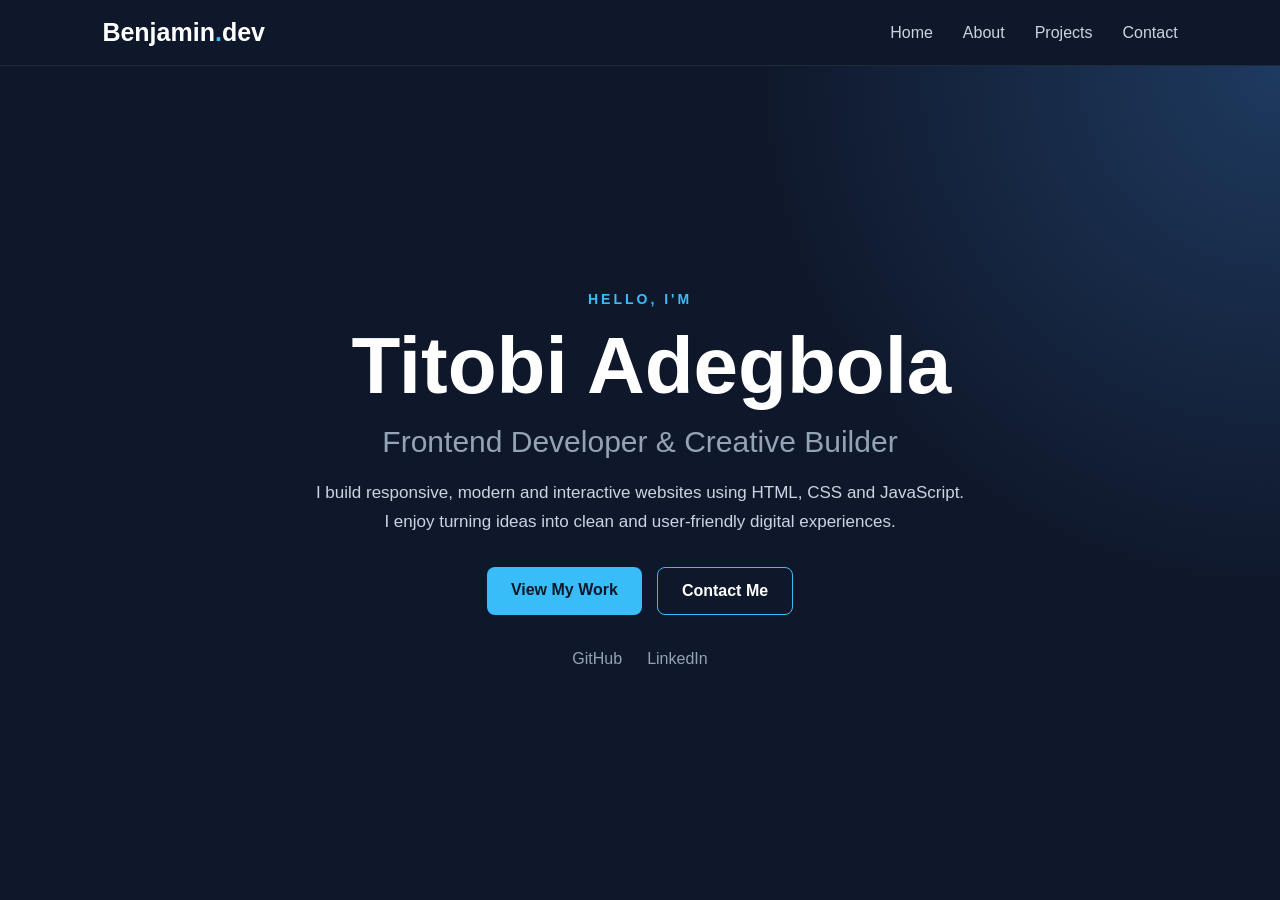
<file: index.html>
<!DOCTYPE html>
<html lang="en">

<head>
    <meta charset="UTF-8">
    <meta name="viewport" content="width=device-width, initial-scale=1.0">

    <meta name="description"
        content="Titobi Adegbola - Frontend Developer building responsive and interactive web experiences.">

    <title>Titobi Adegbola | Frontend Developer</title>

    <link rel="stylesheet" href="index.css">
</head>

<body>

    <!-- Navigation -->
    <header class="nav">
        <a href="index.html" class="logo">Benjamin<span>.</span>dev</a>

        <button class="menu-btn" onclick="toggleMenu()" aria-label="Open navigation menu">
            ☰
        </button>

        <nav class="navlink">
            <a href="index.html">Home</a>
            <a href="About.html">About</a>
            <a href="project.html">Projects</a>
            <a href="contact.html">Contact</a>
        </nav>
    </header>


    <!-- Hero Section -->
    <main class="hero">

        <p class="intro">HELLO, I'M</p>

        <h1>
            Titobi Adegbola
        </h1>
         <script src="https://cdnjs.cloudflare.com/ajax/libs/gsap/3.12.5/gsap.min.js"></script>

        <h2>
            Frontend Developer &amp; Creative Builder
        </h2>

        <p class="hero-text">
            I build responsive, modern and interactive websites using
            HTML, CSS and JavaScript. I enjoy turning ideas into clean
            and user-friendly digital experiences.
        </p>

        <div class="hero-buttons">

            <a href="project.html" class="btn primary-btn">
                View My Work
            </a>

            <a href="contact.html" class="btn secondary-btn">
                Contact Me
            </a>

        </div>


        <!-- Social Links -->
        <div class="social-links">

            <!-- Replace # with your real links -->
            <a href=" https://github.com/titobiadegbola45-cmyk" target="_blank" rel="noopener noreferrer">
                GitHub
            </a>

            <a href=" https://www.linkedin.com/in/titobiadegbola" target="_blank" rel="noopener noreferrer">
                LinkedIn
            </a>

        </div>

    </main>


    <script>
        function toggleMenu() {
            document.querySelector(".navlink").classList.toggle("active");
        }

        gsap.to("h1", {
            x: 30,
            duration: 5
        });
    </script>

</body>

</html>
</file>
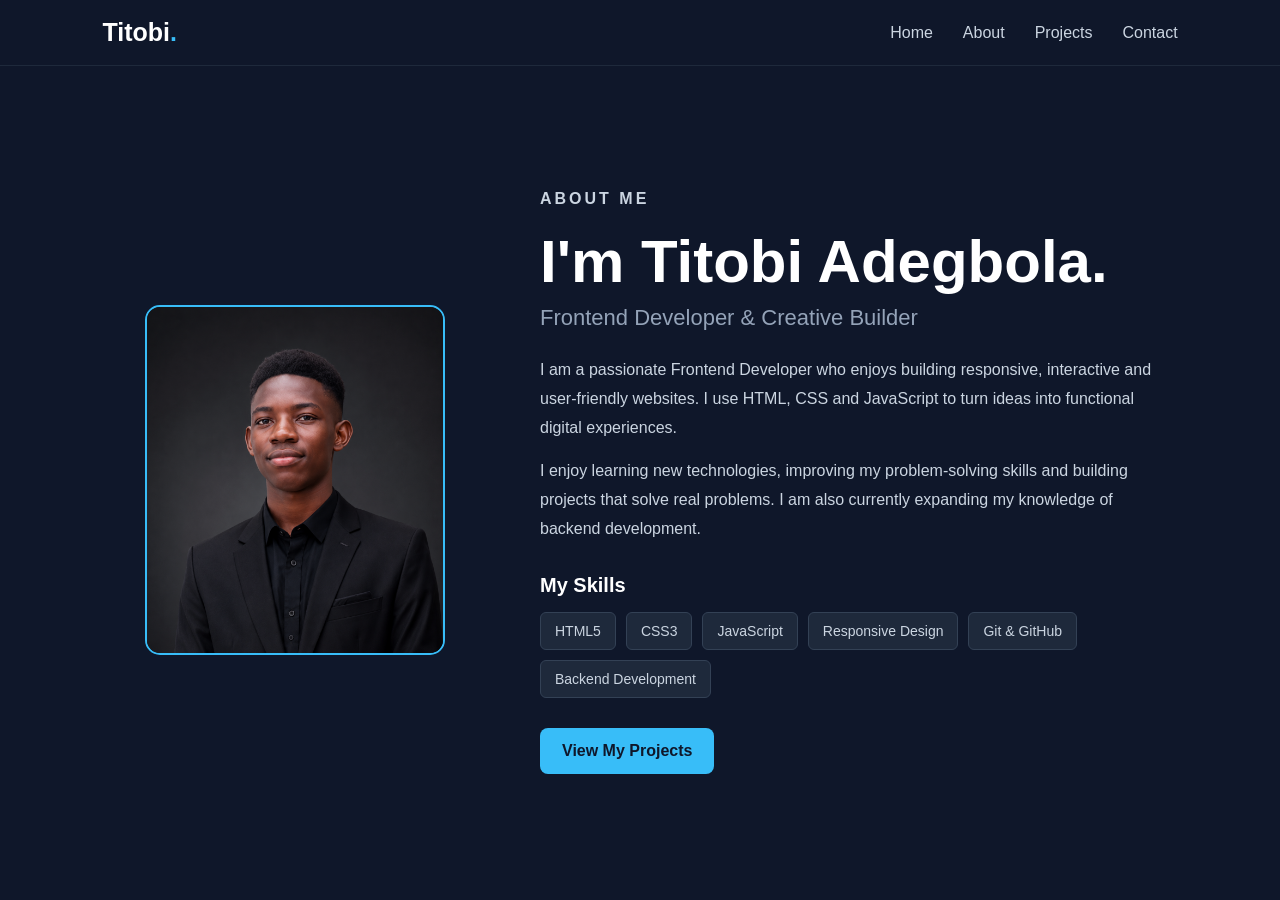
<file: About.html>
<!DOCTYPE html>
<html lang="en">

<head>
    <meta charset="UTF-8">
    <meta name="viewport" content="width=device-width, initial-scale=1.0">

    <meta name="description"
        content="Learn more about Titobi Adegbola, a Frontend Developer who builds responsive and interactive websites.">

    <title>About | Titobi Adegbola</title>

    <link rel="stylesheet" href="About.css">
</head>

<body>

    <!-- Navigation -->
    <header class="nav">
        <a href="index.html" class="logo">Titobi<span>.</span></a>

        <button class="menu-btn" onclick="toggleMenu()" aria-label="Open navigation menu">
            ☰
        </button>

        <nav class="navlink">
            <a href="index.html">Home</a>
            <a href="About.html">About</a>
            <a href="project.html">Projects</a>
            <a href="contact.html">Contact</a>
        </nav>
    </header>


    <!-- About Section -->
    <main class="about-section">

        <!-- Profile Image -->
        <div class="profile">
            <img src="images/Passport size portfolio.png" alt="Titobi Adegbola">
        </div>


        <!-- About Content -->
        <section class="about-content">

            <p class="section-label">ABOUT ME</p>

            <h1>I'm Titobi Adegbola.</h1>

            <h2>Frontend Developer &amp; Creative Builder</h2>

            <p>
                I am a passionate Frontend Developer who enjoys building
                responsive, interactive and user-friendly websites. I use
                HTML, CSS and JavaScript to turn ideas into functional
                digital experiences.
            </p>

            <p>
                I enjoy learning new technologies, improving my problem-solving
                skills and building projects that solve real problems. I am also
                currently expanding my knowledge of backend development.
            </p>


            <!-- Skills -->
            <div class="skills">

                <h3>My Skills</h3>

                <div class="skill-list">
                    <span>HTML5</span>
                    <span>CSS3</span>
                    <span>JavaScript</span>
                    <span>Responsive Design</span>
                    <span>Git & GitHub</span>
                    <span>Backend Development</span>
                </div>

            </div>


            <a href="project.html" class="about-btn">
                View My Projects
            </a>

        </section>

    </main>


    <script>
        function toggleMenu() {
            document.querySelector(".navlink").classList.toggle("active");
        }
    </script>

</body>

</html>
</file>
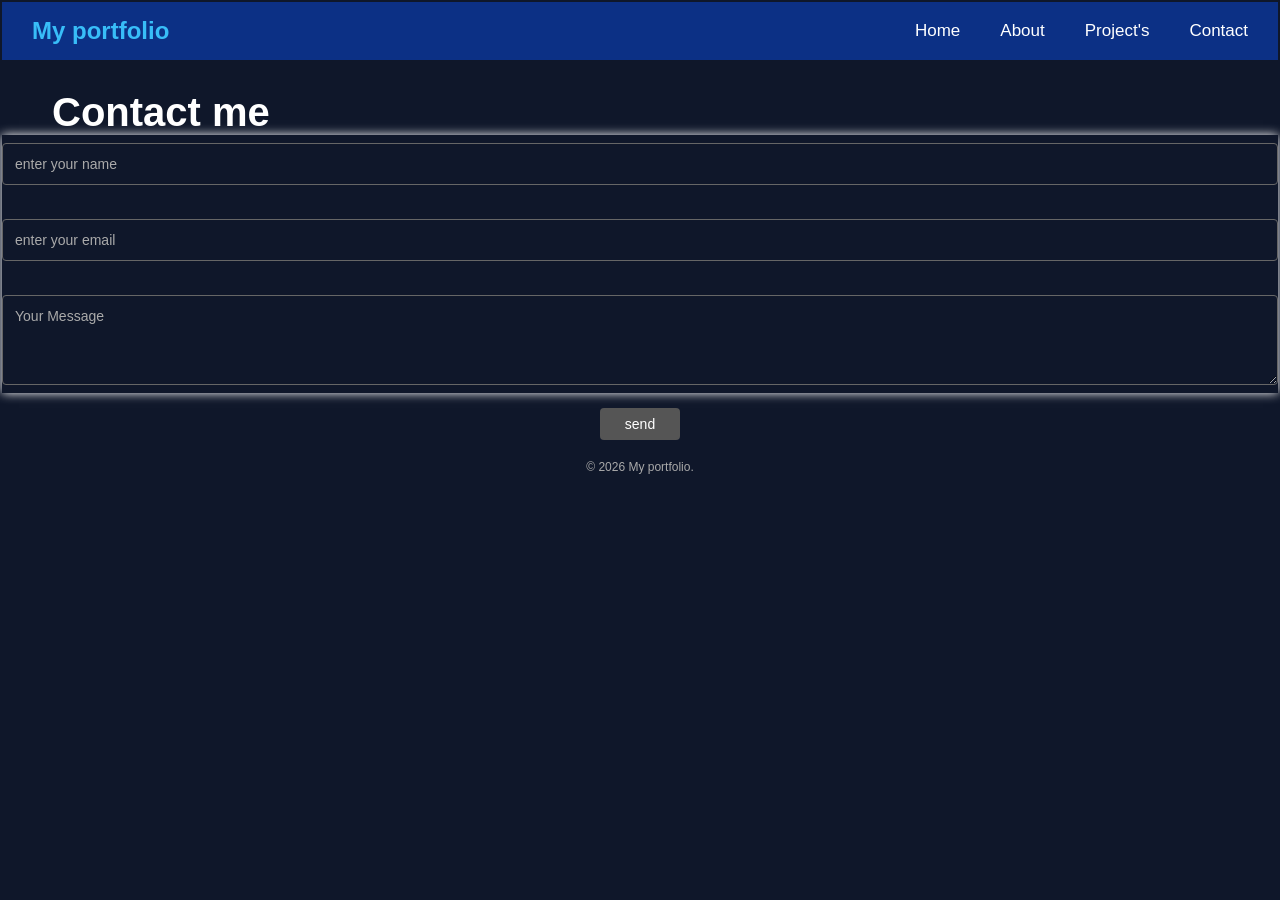
<file: company.html>
<!DOCTYPE html>
<html lang="en">

<head>
    <meta charset="UTF-8">
    <meta name="viewport" content="width=device-width, initial-scale=1.0">
    <title>Document</title>
    <link rel="stylesheet" href="company.css">
</head>

<body>
    <div class="nav">
        <div class="logo">My portfolio</div>
        <div class="navlink">
            <a href="new .html">Home</a>
            <a href="About.html">About</a>
            <a href="project.html">Project's</a>
            <a href="company.html"> Contact</a>
        </div>
    </div>

    <div class="contact ">
        <h1>Contact me</h1>
    </div>

    <div id="feedback" class="feedback"></div>
    <form action="" id="contactForm">
        <div class="form" id="form">
            <input type="text" id="name" placeholder="enter your name">
            <br>
            <input type="email" placeholder="enter your email " id="email">
            <br>
            <textarea id="message" placeholder="Your Message" rows="4"></textarea>
        </div>

        <div class="btn-wrap">
            <button id="send" type="submit">send</button>
        </div>

    </form>
    <div class="footer">© 2026 My portfolio.</div>

    <script>
        const NAME = document.getElementById('name');
        const EMAIL = document.getElementById('email');
        const MESSAGE = document.getElementById('message');
        const FORM = document.getElementById('contactForm');
        const FEEDBACK = document.getElementById('feedback');

        function showMessage(text, type) {
            FEEDBACK.textContent = text;
            FEEDBACK.className = 'msg ' + type;

            setTimeout(() => {
                FEEDBACK.textContent = '';
                FEEDBACK.className = 'msg';
            }, 3000);
        }

        FORM.addEventListener('submit', (e) => {
            e.preventDefault();

            const nameValue = NAME.value.trim();
            const emailValue = EMAIL.value.trim();
            const messageValue = MESSAGE.value.trim();

            if (!nameValue || !emailValue || !messageValue) {
                showMessage("Please fill the form", "error");
                return;
            }

            if (!emailValue.includes('@')) {
                showMessage("Enter a valid email", "error");
                return;
            }

            localStorage.setItem('name', nameValue);
            localStorage.setItem('email', emailValue);
            localStorage.setItem('message', messageValue);

            showMessage("Message sent successfully!", "success");

            FORM.reset();
        });

    </script>
</body>

</html>
</file>
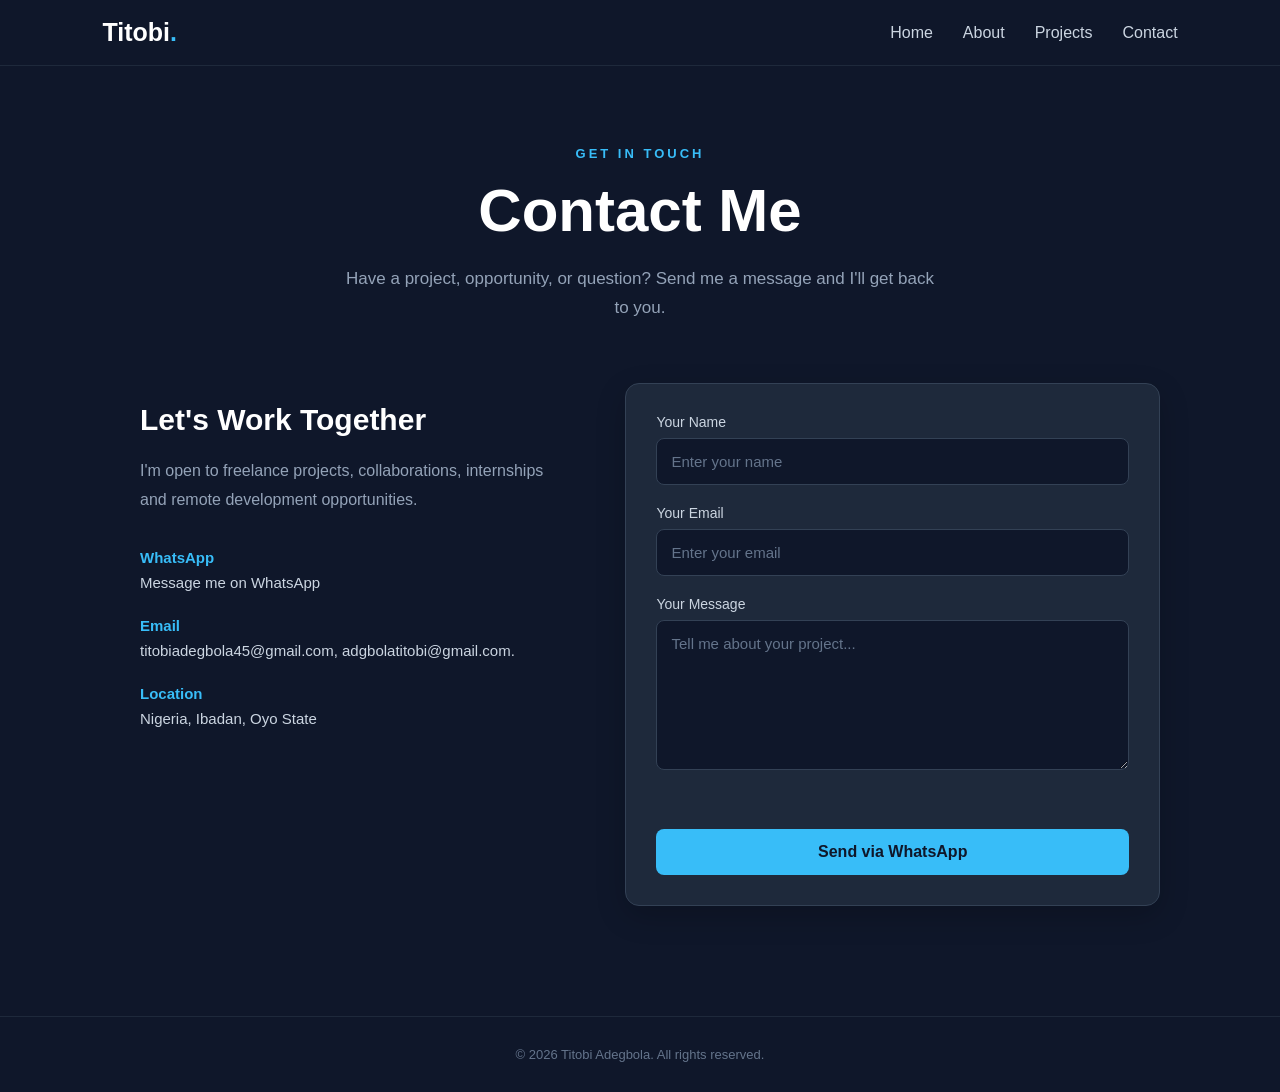
<file: contact.html>
<!DOCTYPE html>
<html lang="en">

<head>
    <meta charset="UTF-8">
    <meta name="viewport" content="width=device-width, initial-scale=1.0">

    <meta name="description"
        content="Contact Titobi Adegbola, Frontend Developer.">

    <title>Contact | Titobi Adegbola</title>

    <link rel="stylesheet" href="contact.css">
</head>

<body>

    <!-- =========================
         NAVIGATION
    ========================== -->

    <header class="nav">

        <a href="index.html" class="logo">
            Titobi<span>.</span>
        </a>

        <button class="menu-btn" onclick="toggleMenu()" aria-label="Open navigation">
            ☰
        </button>

        <nav class="navlink">
            <a href="index.html">Home</a>
            <a href="About.html">About</a>
            <a href="project.html">Projects</a>
            <a href="contact.html">Contact</a>
        </nav>

    </header>


    <!-- =========================
         CONTACT PAGE
    ========================== -->

    <main class="contact-page">

        <!-- Heading -->

        <section class="contact-heading">

            <p class="section-label">
                GET IN TOUCH
            </p>

            <h1>
                Contact Me
            </h1>

            <p>
                Have a project, opportunity, or question?
                Send me a message and I'll get back to you.
            </p>

        </section>


        <!-- Contact Content -->

        <section class="contact-container">


            <!-- Contact Information -->

            <div class="contact-info">

                <h2>
                    Let's Work Together
                </h2>

                <p>
                    I'm open to freelance projects, collaborations,
                    internships and remote development opportunities.
                </p>


                <div class="contact-item">

                    <h3>WhatsApp </h3>

                    <a href="https://wa.me/2349041834139"
                        target="_blank">
                        Message me on WhatsApp
                    </a>

                </div>


                <div class="contact-item">

                    <h3>Email</h3>

                    <a href="mailto: titobiadegbola45@gmail.com, adgbolatitobi@gmail.com.">
                        titobiadegbola45@gmail.com, adgbolatitobi@gmail.com.
                    </a>

                </div>


                <div class="contact-item">

                    <h3>Location</h3>

                    <p>
                        Nigeria, Ibadan, Oyo State
                    </p>

                </div>

            </div>


            <!-- Contact Form -->

            <form id="contactForm" class="contact-form">

                <div class="form-group">

                    <label for="name">
                        Your Name
                    </label>

                    <input
                        type="text"
                        id="name"
                        placeholder="Enter your name"
                        required
                    >

                </div>


                <div class="form-group">

                    <label for="email">
                        Your Email
                    </label>

                    <input
                        type="email"
                        id="email"
                        placeholder="Enter your email"
                        required
                    >

                </div>


                <div class="form-group">

                    <label for="message">
                        Your Message
                    </label>

                    <textarea
                        id="message"
                        placeholder="Tell me about your project..."
                        rows="6"
                        required
                    ></textarea>

                </div>


                <!-- Feedback -->

                <div id="feedback" class="feedback"></div>


                <!-- Button -->

                <button type="submit">
                    Send via WhatsApp
                </button>

            </form>

        </section>

    </main>


    <!-- =========================
         FOOTER
    ========================== -->

    <footer class="footer">

        © 2026 Titobi Adegbola. All rights reserved.

    </footer>


    <!-- =========================
         JAVASCRIPT
    ========================== -->

    <script>

        // Mobile menu

        function toggleMenu() {

            document
                .querySelector(".navlink")
                .classList
                .toggle("active");

        }


        // Contact form

        const FORM = document.getElementById("contactForm");

        const NAME = document.getElementById("name");

        const EMAIL = document.getElementById("email");

        const MESSAGE = document.getElementById("message");

        const FEEDBACK = document.getElementById("feedback");


        // IMPORTANT:
        // Replace this with YOUR WhatsApp number.
        // Example:
        // 08012345678 becomes 2348012345678

        const WHATSAPP_NUMBER = "2349041834139";


        FORM.addEventListener("submit", function (event) {

            event.preventDefault();


            const name = NAME.value.trim();

            const email = EMAIL.value.trim();

            const message = MESSAGE.value.trim();


            // Check fields

            if (!name || !email || !message) {

                FEEDBACK.textContent =
                    "Please fill in all the fields.";

                FEEDBACK.className = "feedback error";

                return;
            }


            // Check email

            if (!email.includes("@")) {

                FEEDBACK.textContent =
                    "Please enter a valid email address.";

                FEEDBACK.className = "feedback error";

                return;
            }


            // WhatsApp message

            const whatsappMessage =
                `Hello Titobi,

My name is ${name}.

My email is ${email}.

Message:
${message}`;


            // Encode message for WhatsApp

            const encodedMessage =
                encodeURIComponent(whatsappMessage);


            // WhatsApp URL

            const whatsappURL =
                `https://wa.me/${WHATSAPP_NUMBER}?text=${encodedMessage}`;


            // Open WhatsApp

            window.open(
                whatsappURL,
                "_blank"
            );


            // Show message

            FEEDBACK.textContent =
                "Opening WhatsApp...";

            FEEDBACK.className =
                "feedback success";


            // Clear form

            FORM.reset();

        });

    </script>

</body>

</html>
</file>
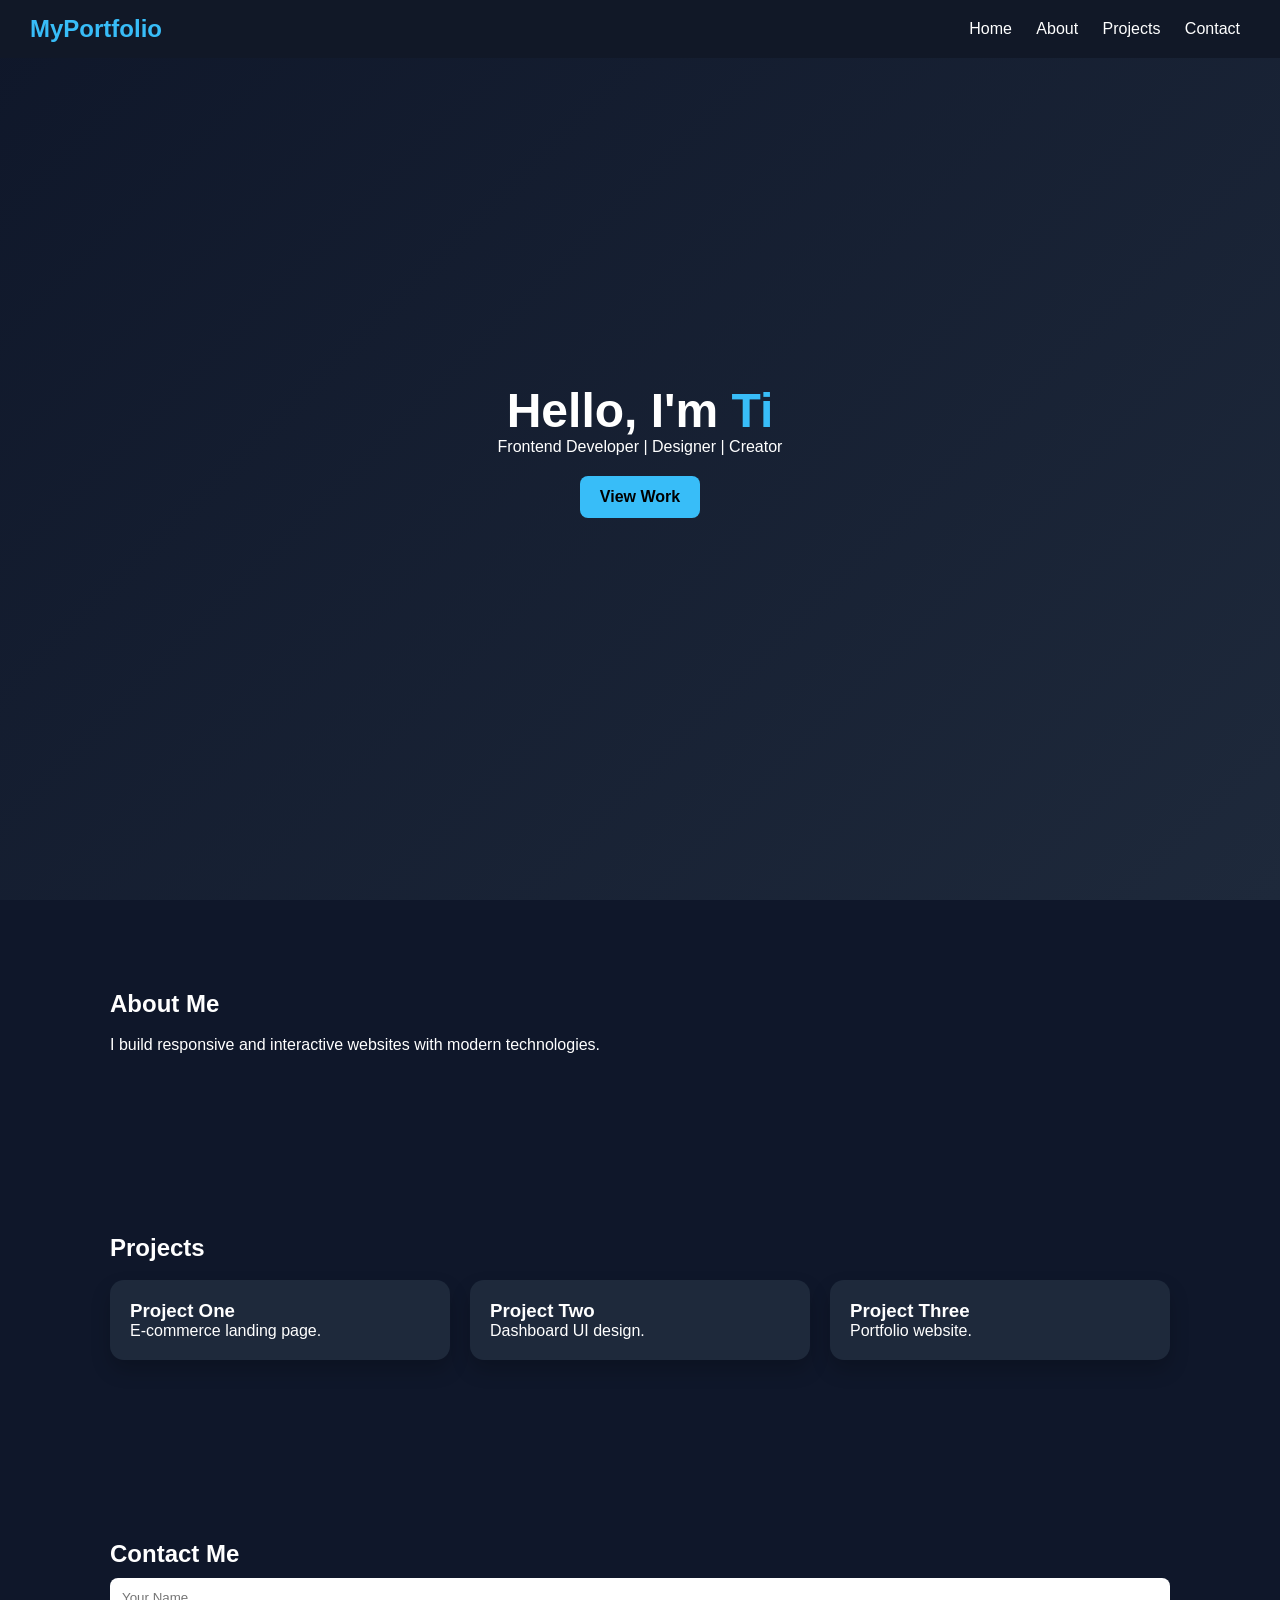
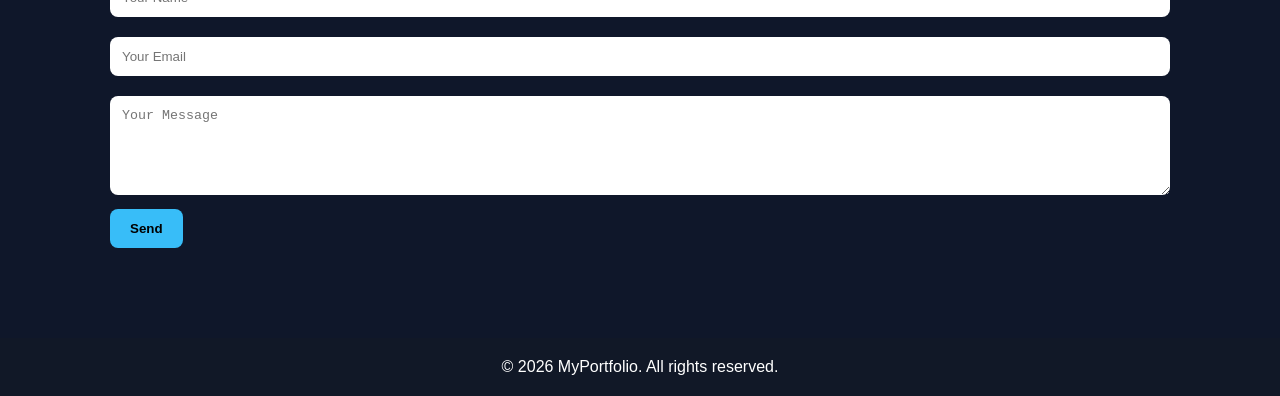
<file: learn.html>
<!DOCTYPE html>
<html lang="en">

<head>
    <meta charset="UTF-8">
    <meta name="viewport" content="width=device-width, initial-scale=1.0">
    <title>Portfolio Template</title>
    <style>
        * {
            margin: 0;
            padding: 0;
            box-sizing: border-box
        }

        body {
            font-family: Arial, sans-serif;
            background: #0f172a;
            color: #fff;
            scroll-behavior: smooth
        }

        header {
            position: fixed;
            top: 0;
            width: 100%;
            background: #111827;
            padding: 15px 30px;
            display: flex;
            justify-content: space-between;
            align-items: center;
            z-index: 10
        }

        .logo {
            font-size: 24px;
            font-weight: bold;
            color: #38bdf8
        }

        nav a {
            color: #fff;
            text-decoration: none;
            margin: 0 10px
        }

        nav a:hover {
            color: #38bdf8
        }

        .menu {
            display: none;
            cursor: pointer
        }

        .hero {
            min-height: 100vh;
            display: flex;
            align-items: center;
            justify-content: center;
            text-align: center;
            padding: 80px 20px;
            background: linear-gradient(135deg, #0f172a, #1e293b)
        }

        .hero h1 {
            font-size: 48px
        }

        .hero span {
            color: #38bdf8
        }

        .btn {
            display: inline-block;
            margin-top: 20px;
            padding: 12px 20px;
            background: #38bdf8;
            color: #000;
            text-decoration: none;
            border-radius: 8px;
            font-weight: bold
        }

        .section {
            padding: 90px 20px;
            max-width: 1100px;
            margin: auto
        }

        .grid {
            display: grid;
            grid-template-columns: repeat(auto-fit, minmax(250px, 1fr));
            gap: 20px
        }

        .card {
            background: #1e293b;
            padding: 20px;
            border-radius: 14px;
            box-shadow: 0 10px 20px rgba(0, 0, 0, .2)
        }

        input,
        textarea {
            width: 100%;
            padding: 12px;
            margin: 10px 0;
            border: none;
            border-radius: 8px
        }

        button {
            padding: 12px 20px;
            border: none;
            border-radius: 8px;
            background: #38bdf8;
            font-weight: bold;
            cursor: pointer
        }

        footer {
            text-align: center;
            padding: 20px;
            background: #111827
        }

        .top {
            position: fixed;
            right: 20px;
            bottom: 20px;
            background: #38bdf8;
            color: #000;
            border: none;
            padding: 10px 15px;
            border-radius: 50%;
            display: none
        }

        @media(max-width:768px) {
            nav {
                display: none;
                position: absolute;
                top: 60px;
                right: 20px;
                background: #111827;
                padding: 15px;
                border-radius: 10px
            }

            nav.show {
                display: block
            }

            nav a {
                display: block;
                margin: 10px 0
            }

            .menu {
                display: block
            }
        }
    </style>
</head>

<body>
    <header>
        <div class='logo'>MyPortfolio</div>
        <div class='menu' onclick='toggleMenu()'>☰</div>
        <nav id='nav'>
            <a href='#home'>Home</a>
            <a href='#about'>About</a>
            <a href='#projects'>Projects</a>
            <a href='#contact'>Contact</a>
        </nav>
    </header>
    <section class='hero' id='home'>
        <div>
            <h1>Hello, I'm <span id='typed'></span></h1>
            <p>Frontend Developer | Designer | Creator</p>
            <a href='#projects' class='btn'>View Work</a>
        </div>
    </section>
    <section class='section' id='about'>
        <h2>About Me</h2><br>
        <p>I build responsive and interactive websites with modern technologies.</p>
    </section>
    <section class='section' id='projects'>
        <h2>Projects</h2><br>
        <div class='grid'>
            <div class='card'>
                <h3>Project One</h3>
                <p>E-commerce landing page.</p>
            </div>
            <div class='card'>
                <h3>Project Two</h3>
                <p>Dashboard UI design.</p>
            </div>
            <div class='card'>
                <h3>Project Three</h3>
                <p>Portfolio website.</p>
            </div>
        </div>
    </section>
    <section class='section' id='contact'>
        <h2>Contact Me</h2>
        <form onsubmit='sendMsg(event)'>
            <input type='text' placeholder='Your Name' required>
            <input type='email' placeholder='Your Email' required>
            <textarea rows='5' placeholder='Your Message' required></textarea>
            <button type='submit'>Send</button>
        </form>
        <p id='msg'></p>
    </section>
    <footer>© 2026 MyPortfolio. All rights reserved.</footer>
    <button class='top' id='topBtn' onclick='window.scrollTo({top:0,behavior:"smooth"})'>↑</button>
    <script>
        function toggleMenu() { 

            document.getElementById('nav').classList.toggle('show') 
        
        }
            const words = ['Titobi', 'A Developer', 'A Creator']; 
            let i = 0, 
            j = 0, 
            current = '', 
            isDeleting = false; 
            function type() { current = words[i]; document.getElementById('typed').textContent = current.substring(0, j); if (!isDeleting && j < current.length) { j++ } else if (isDeleting && j > 0) { j-- } else { isDeleting = !isDeleting; if (!isDeleting) i = (i + 1) % words.length } setTimeout(type, isDeleting ? 80 : 140) } type();
            function sendMsg(e) { e.preventDefault(); document.getElementById('msg').textContent = 'Message sent successfully!'; e.target.reset() }
            window.onscroll = () => { document.getElementById('topBtn').style.display = window.scrollY > 300 ? 'block' : 'none' }
    </script>
</body>

</html>
</file>
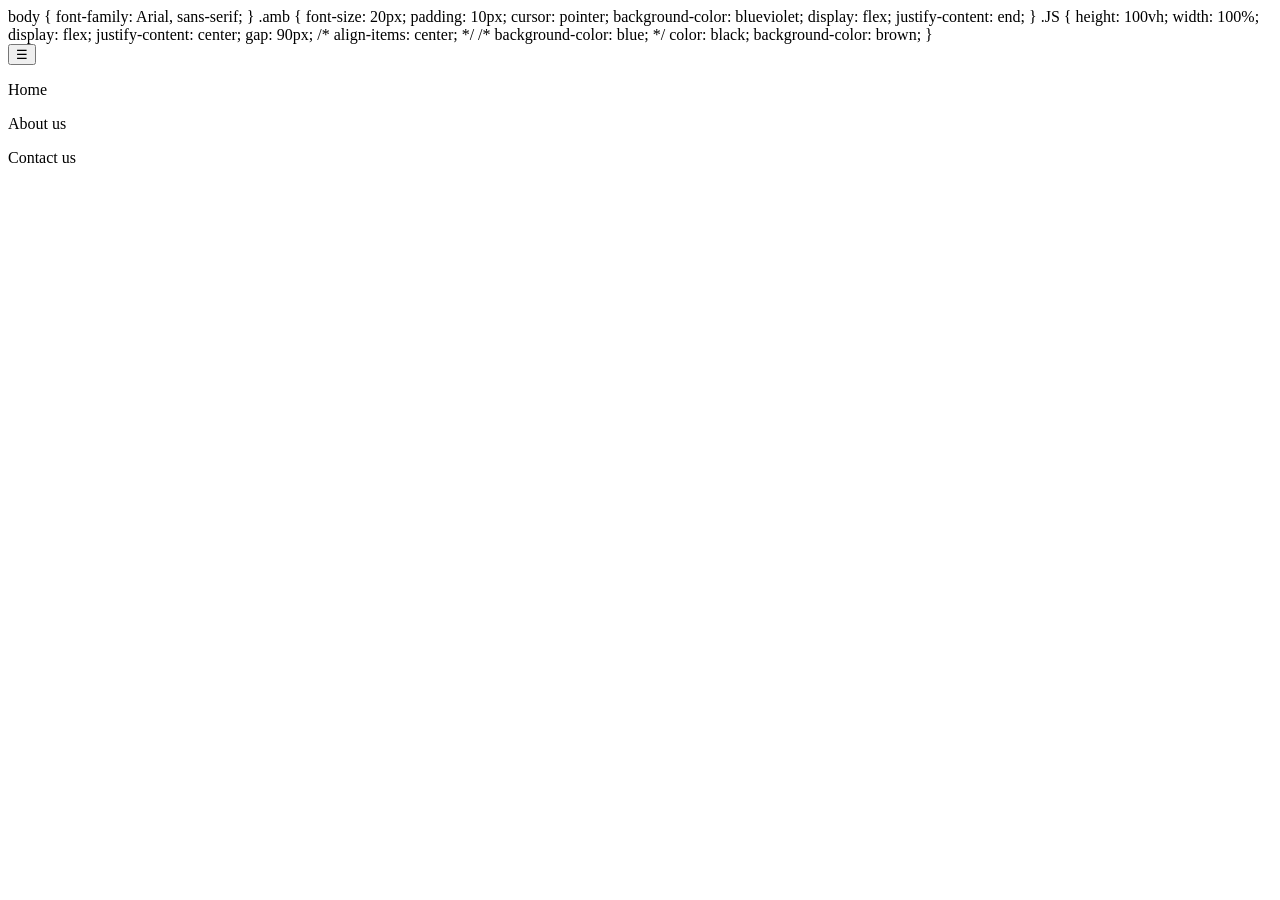
<file: note.html>
<!DOCTYPE html>
<html lang="en">
<head>
    <meta charset="UTF-8">
    <meta name="viewport" content="width=device-width, initial-scale=1.0">
    <title>Document</title>
</head>
<body>
     body {
        font-family: Arial, sans-serif;
    }

    .amb {
        font-size: 20px;
        padding: 10px;
        cursor: pointer;
        background-color: blueviolet;
        display: flex;
        justify-content: end;
    }

    .JS {
        height: 100vh;
        width: 100%;
        display: flex;
        justify-content: center;
        gap: 90px;
        /* align-items: center; */
        /* background-color: blue; */
        color: black;
        background-color: brown;
    }
</style>

<body>
    <div class="amb">
        <button class="mb" onclick="openNav()">☰ </button>
    </div>

    <div class="JS">
        <p>Home</p>
        <p>About us</p>
        <p>Contact us</p>
    </div>





    <script>
        const mother = document.querySelector('.JS')
        const son = document.querySelector('.amb')

        let open = false
 son.addEventListener('click', ()=>{
  
    if(!open){
        mother.style.display = "flex";

        open = true
    }else{
         mother.style.display = "none";
         open = false
    }
 });
    </script>


</body>

</html>
</body>
</html>
</file>
<file: index.css>
* {
    margin: 0;
    padding: 0;
    box-sizing: border-box;
}

html {
    scroll-behavior: smooth;
}

body {
    font-family: Arial, Helvetica, sans-serif;
    background: #0f172a;
    color: #ffffff;
}

/* =========================
   NAVIGATION
========================= */

.nav {
    display: flex;
    justify-content: space-between;
    align-items: center;

    padding: 18px 8%;

    background: #0f172a;

    border-bottom: 1px solid #1e293b;
}

.logo {
    color: #ffffff;
    text-decoration: none;
    font-size: 25px;
    font-weight: bold;
}

.logo span {
    color: #38bdf8;
}

/* Navigation links */

.navlink {
    display: flex;
    align-items: center;
    gap: 30px;
}

.navlink a {
    color: #cbd5e1;
    text-decoration: none;
    font-size: 16px;
    transition: 0.3s;
}

.navlink a:hover {
    color: #38bdf8;
}

/* Hamburger button */

.menu-btn {
    display: none;

    background: transparent;
    color: #ffffff;

    border: none;

    font-size: 28px;
    cursor: pointer;
}


/* =========================
   HERO SECTION
========================= */

.hero {
    min-height: calc(100vh - 73px);
    display: flex;
    flex-direction: column;

    justify-content: center;
    align-items: center;

    text-align: center;

    padding: 80px 20px;

    background:
        radial-gradient(
            circle at top right,
            #1e3a5f,
            transparent 35%
        ),
        #0f172a;
           opacity: 0;
            animation: fadeIn 2s forwards;
}

        @keyframes fadeIn {
            from {
                opacity: 0;
            }

            to {
                opacity: 1;
            }
        }

.intro {
    color: #38bdf8;
    font-size: 14px;
    font-weight: bold;

    letter-spacing: 3px;

    margin-bottom: 15px;
}

.hero h1 {
    font-size: clamp(42px, 7vw, 80px);
    margin-bottom: 15px;
    line-height: 1.1;
}

.hero h2 {
    color: #94a3b8;

    font-size: clamp(20px, 3vw, 30px);

    font-weight: normal;

    margin-bottom: 20px;
}

.hero-text {
    max-width: 650px;

    color: #cbd5e1;

    font-size: 17px;
    line-height: 1.7;

    margin-bottom: 30px;
}


/* =========================
   BUTTONS
========================= */

.hero-buttons {
    display: flex;
    gap: 15px;

    justify-content: center;
    flex-wrap: wrap;
}

.btn {
    display: inline-block;

    padding: 14px 24px;

    border-radius: 8px;

    font-weight: bold;

    text-decoration: none;

    transition: 0.3s;
}

.primary-btn {
    background: #38bdf8;
    color: #0f172a;
}

.primary-btn:hover {
    transform: translateY(-3px);
    background: #7dd3fc;
}

.secondary-btn {
    color: #ffffff;

    border: 1px solid #38bdf8;
}

.secondary-btn:hover {
    background: #38bdf8;
    color: #0f172a;

    transform: translateY(-3px);
}


/* =========================
   SOCIAL LINKS
========================= */

.social-links {
    display: flex;
    gap: 25px;

    margin-top: 35px;
}

.social-links a {
    color: #94a3b8;

    text-decoration: none;

    transition: 0.3s;
}

.social-links a:hover {
    color: #38bdf8;
}


/* =========================
   MOBILE
========================= */

@media (max-width: 767px) {

    .nav {
        padding: 15px 6%;
        position: relative;
    }

    .menu-btn {
        display: block;
    }

    .navlink {
        display: none;

        position: absolute;

        top: 100%;
        right: 0;

        width: 220px;

        flex-direction: column;

        align-items: flex-start;

        gap: 20px;

        padding: 25px;

        background: #1e293b;

        border-left: 1px solid #334155;
        border-bottom: 1px solid #334155;
    }

    /* JavaScript adds this class */

    .navlink.active {
        display: flex;
    }

    .hero {
        min-height: calc(100vh - 67px);
        padding: 60px 20px;
    }

    .hero-text {
        font-size: 16px;
    }

    .hero-buttons {
        flex-direction: column;
        width: 100%;
        max-width: 280px;
    }

    .btn {
        width: 100%;
    }

}
</file>
<file: About.css>
* {
    margin: 0;
    padding: 0;
    box-sizing: border-box;
}

body {
    font-family: Arial, Helvetica, sans-serif;
    background: #0f172a;
    color: #ffffff;
}

/* =========================
   NAVIGATION
========================= */

.nav {
    display: flex;
    justify-content: space-between;
    align-items: center;

    padding: 18px 8%;

    background: #0f172a;
    border-bottom: 1px solid #1e293b;

    position: relative;
}

.logo {
    color: #ffffff;
    text-decoration: none;
    font-size: 25px;
    font-weight: bold;
}

.logo span {
    color: #38bdf8;
}

.navlink {
    display: flex;
    align-items: center;
    gap: 30px;
}

.navlink a {
    color: #cbd5e1;
    text-decoration: none;
    font-size: 16px;
    transition: 0.3s;
}

.navlink a:hover {
    color: #38bdf8;
}

/* Hamburger button */

.menu-btn {
    display: none;
    background: transparent;
    border: none;
    color: #ffffff;
    font-size: 28px;
    cursor: pointer;
}


/* =========================
   ABOUT SECTION
========================= */

.about-section {
    min-height: calc(100vh - 73px);

    display: grid;
    grid-template-columns: 350px 1fr;

    gap: 70px;

    align-items: center;

    max-width: 1100px;
    margin: auto;

    padding: 80px 30px;
}


/* =========================
   PROFILE IMAGE
========================= */

.profile {
    width: 300px;
    height: 350px;

    margin: auto;

    overflow: hidden;

    border-radius: 15px;

    border: 2px solid #38bdf8;
}

.profile img {
    width: 100%;
    height: 100%;
    object-fit: cover;
    object-position: center;
    display: block;
    transition: 0.4s;

    opacity:0;
    transform:translateY(40px);
    filter:blur(20px);
    animation:intro 4s forwards;
}

@keyframes intro{
    to{
        opacity:1;
        transform:translateY(0);
        filter:blur(0);
    }
}

      
.profile:hover img {
    transform: scale(1.05);
}


/* =========================
   ABOUT CONTENT
========================= */

.about-content {
    max-width: 650px;
}

.section-label {
    color: #38bdf8;

    font-size: 13px;
    font-weight: bold;

    letter-spacing: 3px;

    margin-bottom: 15px;
}

.about-content h1 {
    font-size: clamp(38px, 5vw, 60px);

    margin-bottom: 10px;

    line-height: 1.1;
}

.about-content h2 {
    color: #94a3b8;

    font-size: 22px;
    font-weight: normal;

    margin-bottom: 25px;
}

.about-content > p {
    color: #cbd5e1;

    font-size: 16px;
    line-height: 1.8;

    margin-bottom: 15px;
}


/* =========================
   SKILLS
========================= */

.skills {
    margin-top: 30px;
    margin-bottom: 30px;
}

.skills h3 {
    font-size: 20px;

    margin-bottom: 15px;
}

.skill-list {
    display: flex;
    flex-wrap: wrap;
    gap: 10px;
}

.skill-list span {
    padding: 10px 14px;

    background: #1e293b;

    border: 1px solid #334155;

    border-radius: 6px;

    color: #cbd5e1;

    font-size: 14px;

    transition: 0.3s;
}

.skill-list span:hover {
    color: #38bdf8;
    border-color: #38bdf8;

    transform: translateY(-2px);
}


/* =========================
   BUTTON
========================= */

.about-btn {
    display: inline-block;

    padding: 14px 22px;

    background: #38bdf8;

    color: #0f172a;

    text-decoration: none;

    font-weight: bold;

    border-radius: 8px;

    transition: 0.3s;
}

.about-btn:hover {
    background: #7dd3fc;

    transform: translateY(-3px);
}


/* =========================
   MOBILE
========================= */

@media (max-width: 767px) {

    .nav {
        padding: 15px 6%;
    }

    .menu-btn {
        display: block;
    }

    .navlink {
        display: none;

        position: absolute;

        top: 100%;
        right: 0;

        width: 220px;

        flex-direction: column;

        align-items: flex-start;

        gap: 20px;

        padding: 25px;

        background: #1e293b;

        border-left: 1px solid #334155;
        border-bottom: 1px solid #334155;

        z-index: 10;
    }

    .navlink.active {
        display: flex;
    }


    /* About layout */

    .about-section {
        grid-template-columns: 1fr;

        gap: 40px;

        text-align: center;

        padding: 60px 20px;
    }

    .profile {
        width: 230px;
        height: 280px;
    }

    .about-content {
        margin: auto;
    }

    .skill-list {
        justify-content: center;
    }

}
</file>
<file: company.css>
* {
  margin: 0;
  padding: 0;
  box-sizing: border-box;
  cursor: pointer;
  font-family: Arial, Helvetica, sans-serif;
}

body {
  margin: 0;
  padding:2px;
  box-sizing: border-box;
  color: #fff;
  font-family: Arial, sans-serif;
  background-color: #0f172a;
  margin: 0;
}

.nav {
  display: flex;
  background-color: #0b48d885;
  justify-content: space-between;
  padding: 15px 30px;
  align-items: center;
  flex-wrap: wrap;
}


.logo {
  font-size: 24px;
  font-weight: bold;
  color: #38bdf8
}

.navlink {
  display: flex;
  gap: 40px;
}

.navlink a {
  color: white;
  text-decoration: none;
  font-size: 17px;
  transition: 1.5s;
}

.navlink a:hover {
  color: #fff;
}

.contact {
  display: flex;
  justify-content: start;
  margin-top: 30px;
  margin-left: 50px;
  font-size: 20px;
  max-width: 350px;
}


input,
textarea {
  width: 100%;
  padding: 12px;
  margin: 8px 0;
  background: transparent;
  border: 1px solid #666;
  border-radius: 4px;
  color: white;
  font-size: 14px;
  cursor: text;
}

input::placeholder,
textarea::placeholder {
  color: #aaa;
}

input:focus,
textarea:focus {
  outline: none;
  border-color: #4da6ff;
  cursor: pointer;
}

.btn-wrap {
  text-align: center;
  margin-top: 15px;
}

button {
  background: #555;
  color: white;
  border: none;
  padding: 8px 25px;
  border-radius: 4px;
  cursor: pointer;
  font-size: 14px;
}

button:hover {
  background: #666;
}

.msg {
  margin-top: 12px;
  font-size: 13px;
  min-height: 18px;
}

.msg.error {
  color: #ff6b6b;
}

.msg.success {
  color: #51cf66;
}

.footer {
  display: flex;
  justify-content: center;
  align-items: center;
  margin-top: 20px;
  font-size: 12px;
  font-weight: 400;
  color: #aaa;
}

.form {
  box-shadow: 0px 0px 10px;
  width: 100%;
  display: flex;
  flex-direction: column;
  overflow-y: hidden;
}
</file>
<file: contact.css>
/* =========================
   RESET
========================= */

* {
    margin: 0;
    padding: 0;
    box-sizing: border-box;
}


/* =========================
   BODY
========================= */

body {
    font-family: Arial, Helvetica, sans-serif;

    background: #0f172a;

    color: #ffffff;

    min-height: 100vh;
}


/* =========================
   NAVIGATION
========================= */

.nav {
    display: flex;

    justify-content: space-between;

    align-items: center;

    padding: 18px 8%;

    background: #0f172a;

    border-bottom: 1px solid #1e293b;

    position: relative;
}


/* Logo */

.logo {
    color: #ffffff;

    text-decoration: none;

    font-size: 25px;

    font-weight: bold;
}

.logo span {
    color: #38bdf8;
}


/* Navigation links */

.navlink {
    display: flex;

    align-items: center;

    gap: 30px;
}

.navlink a {
    color: #cbd5e1;

    text-decoration: none;

    font-size: 16px;

    transition: 0.3s;
}

.navlink a:hover {
    color: #38bdf8;
}


/* =========================
   MENU BUTTON
========================= */

.menu-btn {
    display: none;

    background: transparent;

    border: none;

    color: white;

    font-size: 28px;

    cursor: pointer;
}


/* =========================
   CONTACT PAGE
========================= */

.contact-page {

    max-width: 1100px;

    margin: auto;

    padding: 80px 30px;

}


/* =========================
   CONTACT HEADING
========================= */

.contact-heading {

    text-align: center;

    margin-bottom: 60px;

}


.section-label {

    color: #38bdf8;

    font-size: 13px;

    font-weight: bold;

    letter-spacing: 3px;

    margin-bottom: 15px;

}


.contact-heading h1 {

    font-size: clamp(40px, 6vw, 60px);

    margin-bottom: 20px;

}


.contact-heading > p:last-child {

    max-width: 600px;

    margin: auto;

    color: #94a3b8;

    font-size: 17px;

    line-height: 1.7;

}


/* =========================
   CONTACT CONTAINER
========================= */

.contact-container {

    display: grid;

    grid-template-columns: 1fr 1.2fr;

    gap: 60px;

    align-items: start;

}


/* =========================
   CONTACT INFORMATION
========================= */

.contact-info {

    padding: 20px;

}


.contact-info h2 {

    font-size: 30px;

    margin-bottom: 20px;

}


.contact-info > p {

    color: #94a3b8;

    line-height: 1.8;

    margin-bottom: 35px;

}


.contact-item {

    margin-bottom: 25px;

}


.contact-item h3 {

    color: #38bdf8;

    font-size: 15px;

    margin-bottom: 8px;

}


.contact-item p,
.contact-item a {

    color: #cbd5e1;

    text-decoration: none;

    font-size: 15px;

}


.contact-item a {

    transition: 0.3s;

}


.contact-item a:hover {

    color: #38bdf8;

}


/* =========================
   CONTACT FORM
========================= */

.contact-form {

    background: #1e293b;

    border: 1px solid #334155;

    border-radius: 14px;

    padding: 30px;

    box-shadow:
        0 10px 30px rgba(0, 0, 0, 0.2);

}


/* Form group */

.form-group {

    margin-bottom: 20px;

}


/* Labels */

.form-group label {

    display: block;

    color: #cbd5e1;

    font-size: 14px;

    margin-bottom: 8px;

}


/* Inputs */

input,
textarea {

    width: 100%;

    padding: 14px;

    background: #0f172a;

    border: 1px solid #334155;

    border-radius: 8px;

    color: #ffffff;

    font-family: Arial, Helvetica, sans-serif;

    font-size: 15px;

    outline: none;

    transition: 0.3s;

}


input::placeholder,
textarea::placeholder {

    color: #64748b;

}


/* Input focus */

input:focus,
textarea:focus {

    border-color: #38bdf8;

    box-shadow:
        0 0 0 2px rgba(56, 189, 248, 0.1);

}


/* Textarea */

textarea {

    resize: vertical;

    min-height: 150px;

}


/* =========================
   FEEDBACK
========================= */

.feedback {

    min-height: 20px;

    margin-bottom: 15px;

    text-align: center;

    font-size: 14px;

}


.feedback.error {

    color: #f87171;

}


.feedback.success {

    color: #4ade80;

}


/* =========================
   SEND BUTTON
========================= */

.contact-form button {

    width: 100%;

    padding: 14px;

    background: #38bdf8;

    color: #0f172a;

    border: none;

    border-radius: 8px;

    font-size: 16px;

    font-weight: bold;

    cursor: pointer;

    transition: 0.3s;

}


.contact-form button:hover {

    background: #7dd3fc;

    transform: translateY(-2px);

}


/* =========================
   FOOTER
========================= */

.footer {

    text-align: center;

    padding: 30px 20px;

    margin-top: 30px;

    border-top: 1px solid #1e293b;

    color: #64748b;

    font-size: 13px;

}


/* =========================
   MOBILE
========================= */

@media (max-width: 767px) {

    .nav {

        padding: 15px 6%;

    }


    /* Hamburger */

    .menu-btn {

        display: block;

    }


    /* Mobile navigation */

    .navlink {

        display: none;

        position: absolute;

        top: 100%;

        right: 0;

        width: 220px;

        flex-direction: column;

        align-items: flex-start;

        gap: 20px;

        padding: 25px;

        background: #1e293b;

        border-left: 1px solid #334155;

        border-bottom: 1px solid #334155;

        z-index: 10;

    }


    .navlink.active {

        display: flex;

    }


    /* Contact */

    .contact-page {

        padding: 60px 20px;

    }


    .contact-container {

        grid-template-columns: 1fr;

        gap: 30px;

    }


    .contact-info {

        padding: 0;

        text-align: center;

    }


    .contact-form {

        padding: 22px;

    }

}
</file>
